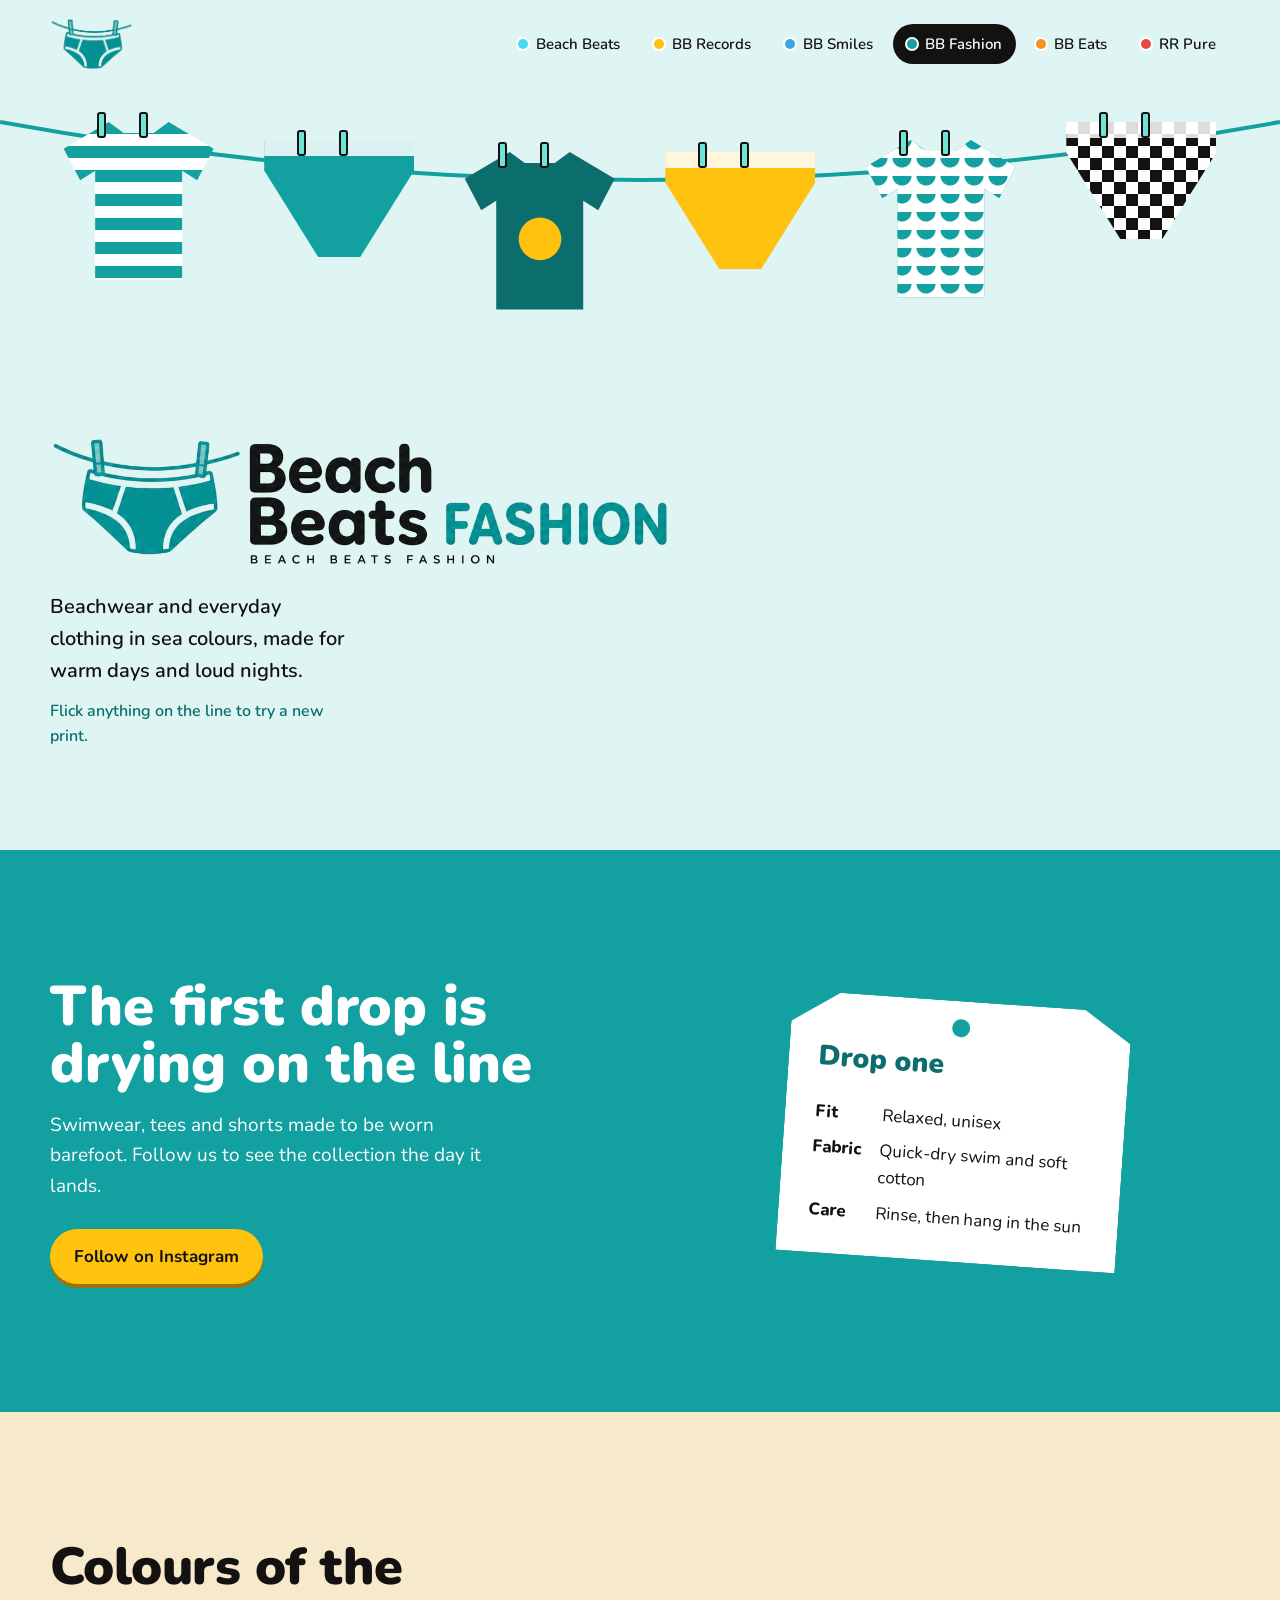
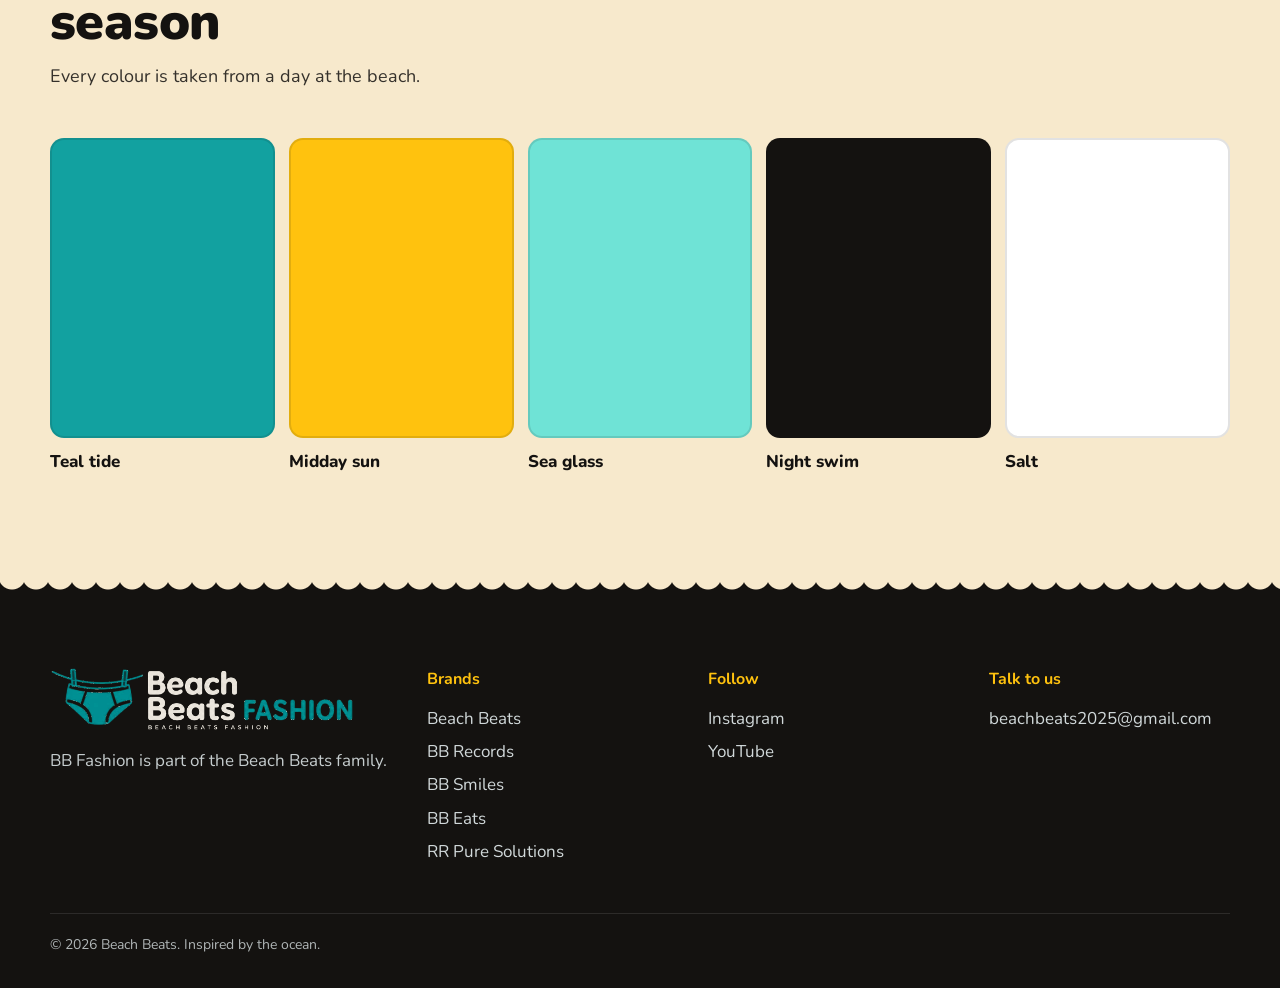
<file: bbfashion.html>
<!doctype html>
<html lang="en">
<head>
  <meta charset="utf-8">
  <meta name="viewport" content="width=device-width, initial-scale=1">
  <title>BB Fashion — Beach Beats</title>
  <meta name="description" content="BB Fashion makes beachwear and everyday clothing in sea colours, from the Beach Beats family.">
  <meta name="theme-color" content="#12A1A0">
  <link rel="icon" href="assets/logos/fashion-mark.png">
  <link rel="preconnect" href="https://fonts.googleapis.com">
  <link rel="preconnect" href="https://fonts.gstatic.com" crossorigin>
  <link href="https://fonts.googleapis.com/css2?family=Nunito:wght@400;600;700;800;900&display=swap" rel="stylesheet">
  <link rel="stylesheet" href="assets/css/base.css">
  <style>
    body {
      --teal: #12A1A0; --teal-deep: #0B6E6D;
      --bg: var(--sand); --text: var(--ink);
      --accent: var(--teal); --on-accent: #fff;
      --display: "Nunito", system-ui, sans-serif;
      --nav-current: var(--ink);
      --dot-ring: #fff;
      --focus: var(--teal-deep);
    }
    .brand-menu a[aria-current="page"] { color: #fff; }

    /* ---------- Hero: the clothesline from the logo ---------- */
    .hero { position: relative; padding-top: 100px; overflow: hidden; background: #DFF5F4; }
    .line { position: relative; height: clamp(220px, 28vw, 320px); }
    .rope { position: absolute; left: 0; top: 18px; width: 100%; height: 70px; }
    .clothes {
      position: absolute; inset: 0;
      display: flex; justify-content: space-around; align-items: flex-start;
      padding-inline: 3vw;
    }
    .item { position: relative; width: clamp(64px, 12vw, 150px); aspect-ratio: 1 / 1.05; margin-top: var(--y); transform-origin: 50% 0; --focus: var(--ink); }
    .item.brief { aspect-ratio: 1 / .78; }
    .item .cloth { position: absolute; inset: 0; background: var(--print); transition: background .25s; }
    .tee .cloth { clip-path: polygon(30% 0, 40% 7%, 60% 7%, 70% 0, 100% 17%, 89% 37%, 79% 31%, 79% 100%, 21% 100%, 21% 31%, 11% 37%, 0 17%); }
    .brief .cloth { clip-path: polygon(0 0, 100% 0, 100% 26%, 64% 100%, 36% 100%, 0 26%); }
    .brief .cloth::after { content: ""; position: absolute; inset: 0 0 auto 0; height: 14%; background: rgba(255, 255, 255, .85); }
    .item .peg { position: absolute; top: -10px; width: 9px; height: 26px; border-radius: 3px; background: #6FE3D6; border: 2px solid var(--ink); z-index: 1; }
    .item .peg:first-of-type { left: 22%; }
    .item .peg:last-of-type { right: 22%; }
    .item.swing { animation: swing .9s cubic-bezier(.3, .6, .4, 1); }
    @keyframes swing {
      0% { transform: rotate(0); } 20% { transform: rotate(16deg); } 45% { transform: rotate(-10deg); }
      70% { transform: rotate(5deg); } 100% { transform: rotate(0); }
    }
    .p-teal   { --print: #12A1A0; }
    .p-stripe { --print: repeating-linear-gradient(#12A1A0 0 12px, #fff 12px 24px); }
    .p-sun    { --print: radial-gradient(circle at 50% 55%, #FFC20E 0 18%, transparent 19%), #0B6E6D; }
    .p-wave   { --print: radial-gradient(circle at 50% 0, transparent 9px, #fff 10px) 0 0 / 24px 18px, #12A1A0; }
    .p-yellow { --print: #FFC20E; }
    .p-check  { --print: conic-gradient(#141210 25%, #fff 0 50%, #141210 0 75%, #fff 0) 0 0 / 24px 24px; }

    .hero-copy { padding-block: 16px clamp(48px, 8vw, 88px); display: flex; justify-content: space-between; align-items: flex-end; gap: 24px 48px; flex-wrap: wrap; }
    .hero h1 img { width: min(620px, 100%); height: auto; }
    .hero-side { max-width: 30ch; }
    .hero-side p { font-size: 1.25rem; font-weight: 600; margin-bottom: 12px; }
    .hint { font-size: 1rem !important; color: var(--teal-deep); }

    /* ---------- Drop ---------- */
    .drop { background: var(--teal); color: #fff; }
    .drop .wrap { display: grid; grid-template-columns: 1fr 1fr; gap: clamp(32px, 6vw, 80px); align-items: center; }
    .drop h2 { font-weight: 900; font-size: clamp(2rem, 4.5vw, 3.5rem); line-height: 1.02; }
    .drop p { font-size: 1.1875rem; margin: 18px 0 28px; max-width: 40ch; }
    .drop .btn { --accent: var(--sun); --on-accent: var(--ink); }
    .tag {
      justify-self: center; position: relative;
      background: #fff; color: var(--ink);
      width: min(100%, 340px); padding: 34px 30px 30px;
      clip-path: polygon(14% 0, 86% 0, 100% 12%, 100% 100%, 0 100%, 0 12%);
      transform: rotate(4deg);
    }
    .tag::before { content: ""; position: absolute; top: 18px; left: 50%; width: 18px; height: 18px; translate: -50% 0; border-radius: 50%; background: var(--teal); }
    .tag dl { display: grid; grid-template-columns: auto 1fr; gap: 8px 18px; margin-top: 26px; }
    .tag dt { font-weight: 800; }
    .tag .big { font-weight: 900; font-size: 1.75rem; line-height: 1; margin-top: 16px; color: var(--teal-deep); }
    @media (max-width: 760px) { .drop .wrap { grid-template-columns: 1fr; } }

    /* ---------- Colours ---------- */
    .colours .section-head h2 { font-weight: 900; }
    .swatches { list-style: none; display: grid; grid-template-columns: repeat(5, 1fr); gap: 14px; }
    .swatches li { display: grid; gap: 10px; }
    .swatches span { aspect-ratio: 3 / 4; border-radius: 14px; background: var(--c); border: 2px solid rgba(20, 18, 16, .12); }
    .swatches strong { font-weight: 800; }
    @media (max-width: 640px) { .swatches { grid-template-columns: repeat(3, 1fr); } }

    .footer { --deep: var(--ink); --sun: #FFC20E; }
  </style>
</head>
<body>
  <a class="skip" href="#main">Skip to content</a>

  <header class="topbar">
    <div class="wrap">
      <a class="home-link" href="bbfashion.html"><img class="icon" src="assets/logos/fashion-mark.png" alt="BB Fashion"></a>
      <button class="menu-toggle" aria-expanded="false" aria-controls="brand-menu">Our brands</button>
      <nav id="brand-menu" class="brand-menu" aria-label="Beach Beats brands">
        <ul>
          <li><a href="index.html" style="--dot: var(--home)">Beach Beats</a></li>
          <li><a href="bbrecords.html" style="--dot: var(--records)">BB Records</a></li>
          <li><a href="bbsmiles.html" style="--dot: var(--smiles)">BB Smiles</a></li>
          <li><a href="bbfashion.html" aria-current="page" style="--dot: var(--fashion)">BB Fashion</a></li>
          <li><a href="eacheats.html" style="--dot: var(--eats)">BB Eats</a></li>
          <li><a href="rrpure.html" style="--dot: var(--rr)">RR Pure</a></li>
        </ul>
      </nav>
    </div>
  </header>

  <main id="main">
    <section class="hero">
      <div class="line">
        <svg class="rope" viewBox="0 0 1000 70" preserveAspectRatio="none" aria-hidden="true">
          <path d="M0 4 Q500 120 1000 4" fill="none" stroke="#12A1A0" stroke-width="4" vector-effect="non-scaling-stroke"/>
        </svg>
        <div class="clothes">
          <button class="item tee p-stripe"   style="--y: 22px" aria-label="Change the print on this tee"><span class="peg"></span><span class="peg"></span><span class="cloth"></span></button>
          <button class="item brief p-teal"   style="--y: 40px" aria-label="Change the print on these swim briefs"><span class="peg"></span><span class="peg"></span><span class="cloth"></span></button>
          <button class="item tee p-sun"      style="--y: 52px" aria-label="Change the print on this tee"><span class="peg"></span><span class="peg"></span><span class="cloth"></span></button>
          <button class="item brief p-yellow" style="--y: 52px" aria-label="Change the print on these swim briefs"><span class="peg"></span><span class="peg"></span><span class="cloth"></span></button>
          <button class="item tee p-wave"     style="--y: 40px" aria-label="Change the print on this tee"><span class="peg"></span><span class="peg"></span><span class="cloth"></span></button>
          <button class="item brief p-check"  style="--y: 22px" aria-label="Change the print on these swim briefs"><span class="peg"></span><span class="peg"></span><span class="cloth"></span></button>
        </div>
      </div>
      <div class="wrap hero-copy">
        <h1><img src="assets/logos/fashion.png" alt="Beach Beats Fashion" width="1129" height="238"></h1>
        <div class="hero-side">
          <p>Beachwear and everyday clothing in sea colours, made for warm days and loud nights.</p>
          <p class="hint">Flick anything on the line to try a new print.</p>
        </div>
      </div>
    </section>

    <section class="section drop" aria-labelledby="drop-title">
      <div class="wrap">
        <div>
          <h2 id="drop-title">The first drop is drying on the line</h2>
          <p>Swimwear, tees and shorts made to be worn barefoot. Follow us to see the collection the day it lands.</p>
          <a class="btn" href="https://www.instagram.com/_beach_beats/">Follow on Instagram</a>
        </div>
        <div class="tag" aria-label="Collection details">
          <p class="big">Drop one</p>
          <dl>
            <dt>Fit</dt><dd>Relaxed, unisex</dd>
            <dt>Fabric</dt><dd>Quick-dry swim and soft cotton</dd>
            <dt>Care</dt><dd>Rinse, then hang in the sun</dd>
          </dl>
        </div>
      </div>
    </section>

    <section class="section colours" aria-labelledby="col-title">
      <div class="wrap">
        <div class="section-head">
          <h2 id="col-title">Colours of the season</h2>
          <p>Every colour is taken from a day at the beach.</p>
        </div>
        <ul class="swatches">
          <li><span style="--c:#12A1A0"></span><strong>Teal tide</strong></li>
          <li><span style="--c:#FFC20E"></span><strong>Midday sun</strong></li>
          <li><span style="--c:#6FE3D6"></span><strong>Sea glass</strong></li>
          <li><span style="--c:#141210"></span><strong>Night swim</strong></li>
          <li><span style="--c:#FFFFFF"></span><strong>Salt</strong></li>
        </ul>
      </div>
    </section>
  </main>

  <footer class="footer">
    <div class="wrap">
      <div class="footer-grid">
        <div class="footer-brand">
          <img src="assets/logos/fashion-light.png" alt="Beach Beats Fashion">
          <p>BB Fashion is part of the Beach Beats family.</p>
        </div>
        <div><h2>Brands</h2><ul>
          <li><a href="index.html">Beach Beats</a></li><li><a href="bbrecords.html">BB Records</a></li>
          <li><a href="bbsmiles.html">BB Smiles</a></li><li><a href="eacheats.html">BB Eats</a></li>
          <li><a href="rrpure.html">RR Pure Solutions</a></li></ul></div>
        <div><h2>Follow</h2><ul>
          <li><a href="https://www.instagram.com/_beach_beats/">Instagram</a></li>
          <li><a href="https://www.youtube.com/@BEACHBEATSENTERTAINMENTS">YouTube</a></li></ul></div>
        <div><h2>Talk to us</h2><ul>
          <li><a href="mailto:beachbeats2025@gmail.com">beachbeats2025@gmail.com</a></li></ul></div>
      </div>
      <p class="footer-bottom">© <span data-year>2026</span> Beach Beats. Inspired by the ocean.</p>
    </div>
  </footer>

  <script src="assets/js/site.js"></script>
  <script>
    (() => {
      const { sfx } = window.BB;
      const prints = ["p-teal", "p-stripe", "p-sun", "p-wave", "p-yellow", "p-check"];
      const notes = [392, 440, 523.25, 587.33, 659.25, 783.99];
      document.querySelectorAll(".item").forEach((item, i) => {
        item.addEventListener("click", () => {
          const cur = prints.findIndex((p) => item.classList.contains(p));
          item.classList.replace(prints[cur], prints[(cur + 1) % prints.length]);
          item.classList.remove("swing"); void item.offsetWidth; item.classList.add("swing");
          sfx.hiss({ dur: .25, gain: .12, filter: "bandpass", freq: 1800, q: .6, attack: .05 }); // flap
          sfx.pluck(notes[i]);
        });
      });
    })();
  </script>
</body>
</html>
</file>
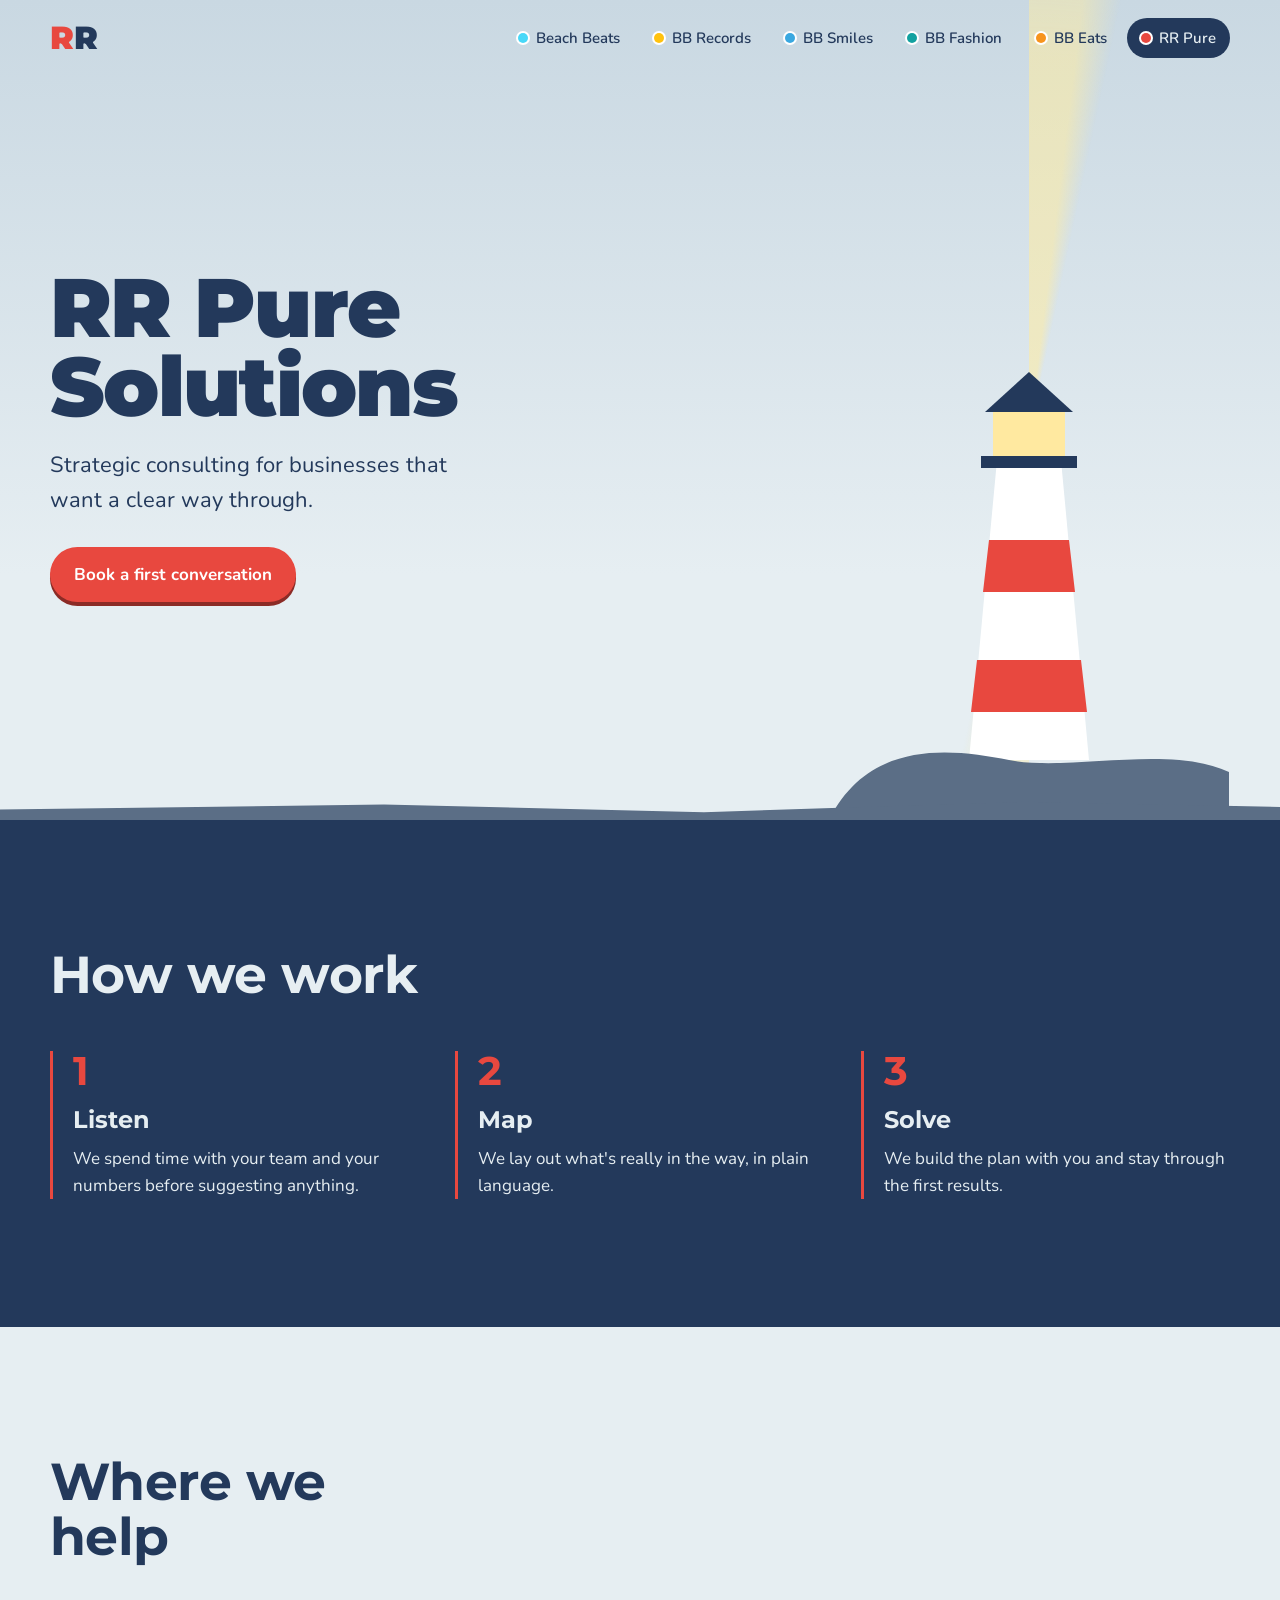
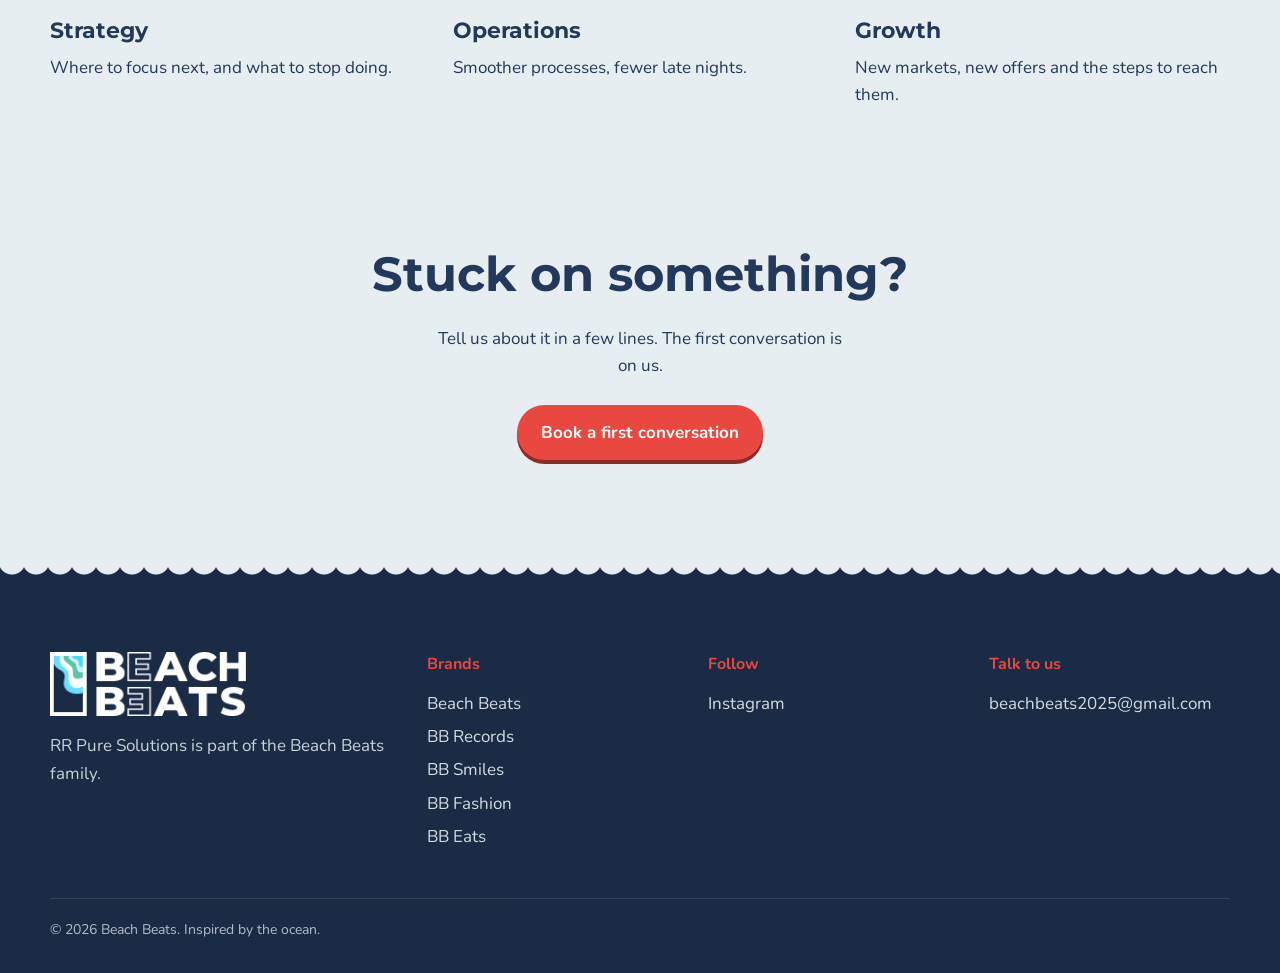
<file: rrpure.html>
<!doctype html>
<html lang="en">
<head>
  <meta charset="utf-8">
  <meta name="viewport" content="width=device-width, initial-scale=1">
  <title>RR Pure Solutions — Beach Beats</title>
  <meta name="description" content="RR Pure Solutions offers strategic consulting and clear-headed problem solving, part of the Beach Beats family.">
  <meta name="theme-color" content="#E6EEF2">
  <link rel="icon" href="assets/logos/beachbeats-mark.png">
  <link rel="preconnect" href="https://fonts.googleapis.com">
  <link rel="preconnect" href="https://fonts.gstatic.com" crossorigin>
  <link href="https://fonts.googleapis.com/css2?family=Montserrat:wght@600;700;800;900&family=Nunito:wght@400;600;700;800&display=swap" rel="stylesheet">
  <link rel="stylesheet" href="assets/css/base.css">
  <style>
    body {
      --bg: #E6EEF2; --text: #23395B;
      --accent: #E8483F;
      --nav-current: #23395B;
      --focus: #E8483F;
    }
    .brand-menu a[aria-current="page"] { color: #E6EEF2; }
    .wordmark { font-family: var(--display); font-weight: 900; font-size: 2rem; line-height: 1; letter-spacing: -0.01em; color: #23395B; }
    .wordmark::first-letter { color: #E8483F; }

    .hero { position: relative; overflow: hidden; min-height: min(100svh, 820px); display: flex; align-items: center; background: linear-gradient(#C9D8E2, #E6EEF2 70%); }
    .hero .wrap { position: relative; z-index: 2; padding-block: 130px 80px; }
    .hero img.badge { height: 48px; width: auto; margin-bottom: 18px; }
    .hero h1 {
      font-family: var(--display); font-weight: 900;
      font-size: clamp(2.5rem, 6.5vw, 5.25rem); line-height: .95; letter-spacing: -0.02em;
      max-width: 10ch;
    }
    .hero p { font-size: clamp(1.125rem, 2vw, 1.375rem); max-width: 32ch; margin: 22px 0 28px; }

    .lighthouse { position: absolute; right: clamp(-60px, 4vw, 120px); bottom: 0; width: clamp(220px, 32vw, 400px); z-index: 1; }
    .beam {
      position: absolute; z-index: 0;
      right: calc(clamp(-60px, 4vw, 120px) + clamp(220px, 32vw, 400px) * .5);
      bottom: calc(clamp(220px, 32vw, 400px) * 1.2 * .80);
      width: 140vw; height: 140vw; translate: 50% 50%;
      background: conic-gradient(from 0deg, rgba(255, 236, 160, .55) 0 7deg, transparent 12deg 180deg, rgba(255, 236, 160, .35) 180deg 187deg, transparent 192deg);
      border-radius: 50%;
      mask-image: radial-gradient(circle, #000 0 30%, transparent 60%);
      -webkit-mask-image: radial-gradient(circle, #000 0 30%, transparent 60%);
      animation: sweep 9s linear infinite;
    }
    @keyframes sweep { to { rotate: 360deg; } }

    .hero::after {
      content: ""; position: absolute; left: 0; right: 0; bottom: 0; height: 26px; z-index: 1;
      background: #5B6E86; clip-path: polygon(0 60%, 30% 40%, 55% 70%, 80% 30%, 100% 50%, 100% 100%, 0 100%);
    }
    .how { background: #23395B; color: #E6EEF2; }
    .how ol { list-style: none; counter-reset: s; display: grid; grid-template-columns: repeat(3, 1fr); gap: 36px; }
    .how li { counter-increment: s; border-left: 3px solid #E8483F; padding-left: 20px; }
    .how li::before { content: counter(s); font-family: var(--display); font-weight: 700; font-size: 2.5rem; line-height: 1; color: #E8483F; display: block; margin-bottom: 10px; }
    .how h3 { font-family: var(--display); font-size: 1.5rem; margin-bottom: 6px; }

    .areas ul { list-style: none; display: grid; grid-template-columns: repeat(3, 1fr); gap: 28px; }
    .areas h3 { font-family: var(--display); font-size: 1.375rem; margin-bottom: 6px; }
    .cta-band { text-align: center; padding-top: 0; }
    .cta-band h2 { font-family: var(--display); font-size: clamp(2rem, 4.5vw, 3rem); margin-bottom: 12px; }
    .cta-band p { margin: 0 auto 26px; max-width: 42ch; }
    @media (max-width: 760px) {
      .how ol, .areas ul { grid-template-columns: 1fr; }
      .lighthouse { opacity: .35; }
    }
    .footer { --deep: #1A2B45; --sun: #E8483F; }
  </style>
</head>
<body>
  <a class="skip" href="#main">Skip to content</a>

  <header class="topbar">
    <div class="wrap">
      <a class="home-link" href="rrpure.html"><span class="wordmark" aria-label="RR Pure Solutions">RR</span></a>
      <button class="menu-toggle" aria-expanded="false" aria-controls="brand-menu">Our brands</button>
      <nav id="brand-menu" class="brand-menu" aria-label="Beach Beats brands">
        <ul>
          <li><a href="index.html" style="--dot: var(--home)">Beach Beats</a></li>
          <li><a href="bbrecords.html" style="--dot: var(--records)">BB Records</a></li>
          <li><a href="bbsmiles.html" style="--dot: var(--smiles)">BB Smiles</a></li>
          <li><a href="bbfashion.html" style="--dot: var(--fashion)">BB Fashion</a></li>
          <li><a href="eacheats.html" style="--dot: var(--eats)">BB Eats</a></li>
          <li><a href="rrpure.html" aria-current="page" style="--dot: var(--rr)">RR Pure</a></li>
        </ul>
      </nav>
    </div>
  </header>

  <main id="main">
    <section class="hero">
      <div class="beam" aria-hidden="true"></div>
      <svg class="lighthouse" viewBox="0 0 200 240" aria-hidden="true">
        <path d="M84 60h32l14 150H70z" fill="#fff"/>
        <path d="M80 100h40l3 26H77zM74 160h52l3 26H71z" fill="#E8483F"/>
        <rect x="82" y="36" width="36" height="24" fill="#FFE9A0"/>
        <path d="M78 36h44l-22-20z" fill="#23395B"/>
        <rect x="76" y="58" width="48" height="6" fill="#23395B"/>
        <path d="M0 240c20-40 60-36 90-30s80-8 110 6v24z" fill="#5B6E86"/>
      </svg>
      <div class="wrap">
        <h1>RR Pure Solutions</h1>
        <p>Strategic consulting for businesses that want a clear way through.</p>
        <a class="btn" href="mailto:beachbeats2025@gmail.com?subject=RR%20Pure%20Solutions">Book a first conversation</a>
      </div>
    </section>

    <section class="section how" aria-labelledby="how-title">
      <div class="wrap">
        <div class="section-head"><h2 id="how-title">How we work</h2></div>
        <ol>
          <li><h3>Listen</h3><p>We spend time with your team and your numbers before suggesting anything.</p></li>
          <li><h3>Map</h3><p>We lay out what's really in the way, in plain language.</p></li>
          <li><h3>Solve</h3><p>We build the plan with you and stay through the first results.</p></li>
        </ol>
      </div>
    </section>

    <section class="section areas" aria-labelledby="areas-title">
      <div class="wrap">
        <div class="section-head"><h2 id="areas-title">Where we help</h2></div>
        <ul>
          <li><h3>Strategy</h3><p>Where to focus next, and what to stop doing.</p></li>
          <li><h3>Operations</h3><p>Smoother processes, fewer late nights.</p></li>
          <li><h3>Growth</h3><p>New markets, new offers and the steps to reach them.</p></li>
        </ul>
      </div>
    </section>

    <section class="section cta-band">
      <div class="wrap">
        <h2>Stuck on something?</h2>
        <p>Tell us about it in a few lines. The first conversation is on us.</p>
        <a class="btn" href="mailto:beachbeats2025@gmail.com?subject=RR%20Pure%20Solutions">Book a first conversation</a>
      </div>
    </section>
  </main>

  <footer class="footer">
    <div class="wrap">
      <div class="footer-grid">
        <div class="footer-brand">
          <img src="assets/logos/beachbeats-white.png" alt="Beach Beats">
          <p>RR Pure Solutions is part of the Beach Beats family.</p>
        </div>
        <div><h2>Brands</h2><ul>
          <li><a href="index.html">Beach Beats</a></li><li><a href="bbrecords.html">BB Records</a></li>
          <li><a href="bbsmiles.html">BB Smiles</a></li><li><a href="bbfashion.html">BB Fashion</a></li>
          <li><a href="eacheats.html">BB Eats</a></li></ul></div>
        <div><h2>Follow</h2><ul>
          <li><a href="https://www.instagram.com/_beach_beats/">Instagram</a></li></ul></div>
        <div><h2>Talk to us</h2><ul>
          <li><a href="mailto:beachbeats2025@gmail.com">beachbeats2025@gmail.com</a></li></ul></div>
      </div>
      <p class="footer-bottom">© <span data-year>2026</span> Beach Beats. Inspired by the ocean.</p>
    </div>
  </footer>

  <script src="assets/js/site.js"></script>
</body>
</html>
</file>
<file: assets/css/base.css>
/* Beach Beats — shared foundation
   Each page sets its own tokens on body (--bg, --ink, --accent, --accent-2, --display). */

*, *::before, *::after { box-sizing: border-box; margin: 0; padding: 0; }

:root {
  --navy: #062C43;
  --deep: #062C43;
  --cyan: #48D8F8;
  --shallows: #6BDFFF;
  --lagoon: #5CC6B0;
  --ice: #C8F0F8;
  --sun: #FFC20E;
  --ink: #141210;
  --sand: #F7E9CC;
  --foam: #F2FBFD;

  --home: #48D8F8;
  --records: #FFC20E;
  --smiles: #3AA8E0;
  --fashion: #12A1A0;
  --eats: #F7941D;
  --rr: #E8483F;

  --body: "Nunito", system-ui, sans-serif;
  --display: "Montserrat", var(--body);

  --gutter: clamp(16px, 4vw, 48px);
  --max: 1180px;
  --radius: 22px;
}

html { scroll-behavior: smooth; -webkit-text-size-adjust: 100%; }

body {
  font-family: var(--body);
  font-size: 1.0625rem;
  line-height: 1.6;
  background: var(--bg, var(--foam));
  color: var(--text, var(--deep));
  overflow-x: hidden;
}

img, svg, canvas, video { display: block; max-width: 100%; }
a { color: inherit; }
button { font: inherit; color: inherit; cursor: pointer; border: 0; background: none; }

:focus-visible {
  outline: 3px solid var(--focus, var(--sun));
  outline-offset: 3px;
  border-radius: 6px;
}

.wrap { width: min(100% - var(--gutter) * 2, var(--max)); margin-inline: auto; }

.skip {
  position: absolute; left: 12px; top: -60px; z-index: 100;
  background: var(--deep); color: #fff; padding: 10px 16px; border-radius: 10px;
}
.skip:focus { top: 12px; }

.visually-hidden {
  position: absolute; width: 1px; height: 1px; overflow: hidden;
  clip: rect(0 0 0 0); white-space: nowrap;
}

/* ---------- Top bar ---------- */
.topbar {
  position: absolute; inset: 0 0 auto 0; z-index: 20;
  padding-block: 18px;
}
.topbar .wrap { display: flex; align-items: center; justify-content: space-between; gap: 20px; }

.home-link { display: flex; align-items: center; gap: 12px; text-decoration: none; }
.home-link img { height: 44px; width: auto; }
/* sub-brand pages: icon only in the bar, the full logo lives in the hero (same rule as the home page) */
.home-link img.icon { height: 52px; }
.home-link .back {
  font-size: .875rem; font-weight: 600;
  padding: 6px 12px; border-radius: 99px;
  background: color-mix(in srgb, currentColor 12%, transparent);
}

.brand-menu ul { list-style: none; display: flex; gap: 6px; flex-wrap: wrap; }
.brand-menu a {
  display: inline-flex; align-items: center; gap: 8px;
  padding: 8px 14px; border-radius: 99px;
  font-weight: 600; font-size: .9375rem; text-decoration: none;
  transition: background .2s;
}
.brand-menu a::before {
  content: ""; width: 10px; height: 10px; border-radius: 50%;
  background: var(--dot); box-shadow: 0 0 0 2px var(--dot-ring, #fff);
}
.brand-menu a:hover { background: color-mix(in srgb, currentColor 12%, transparent); }
.brand-menu a[aria-current="page"] { background: var(--nav-current, #fff); color: var(--deep); }

.menu-toggle {
  display: none;
  padding: 10px 16px; border-radius: 99px;
  font-weight: 700; background: #fff; color: var(--deep);
  box-shadow: 0 2px 0 rgba(0, 0, 0, .15);
}

@media (max-width: 1100px) {
  .menu-toggle { display: inline-flex; }
  .brand-menu {
    position: absolute; top: 74px; right: var(--gutter); left: var(--gutter);
    background: #fff; color: var(--deep);
    border-radius: var(--radius); padding: 12px;
    box-shadow: 0 18px 40px rgba(6, 50, 74, .25);
    display: none;
  }
  .brand-menu.is-open { display: block; }
  .brand-menu ul { flex-direction: column; }
  .brand-menu a { width: 100%; padding: 12px 14px; }
  .brand-menu a::before { box-shadow: none; }
  .brand-menu a[aria-current="page"] { background: var(--foam); }
}

/* ---------- Buttons ---------- */
.btn {
  display: inline-flex; align-items: center; gap: 10px;
  padding: 14px 24px; border-radius: 99px;
  font-weight: 700; text-decoration: none;
  background: var(--accent); color: var(--on-accent, #fff);
  box-shadow: 0 4px 0 color-mix(in srgb, var(--accent) 60%, #000);
  transition: transform .12s, box-shadow .12s;
}
.btn:hover { transform: translateY(-2px); box-shadow: 0 6px 0 color-mix(in srgb, var(--accent) 60%, #000); }
.btn:active { transform: translateY(3px); box-shadow: 0 1px 0 color-mix(in srgb, var(--accent) 60%, #000); }
.btn.ghost { background: transparent; color: inherit; box-shadow: inset 0 0 0 2px currentColor; }

/* ---------- Section rhythm ---------- */
.section { padding-block: clamp(64px, 10vw, 128px); }
.section-head { max-width: 38ch; margin-bottom: clamp(28px, 4vw, 48px); }
.section-head h2 {
  font-family: var(--display);
  font-size: clamp(2rem, 4.5vw, 3.25rem);
  line-height: 1.05; letter-spacing: -0.01em;
}
.section-head p { margin-top: 12px; font-size: 1.125rem; opacity: .85; }

.prose { max-width: 62ch; }
.prose p + p { margin-top: 1em; }

/* ---------- Release tiles (home + records) ---------- */
.releases { display: grid; grid-template-columns: repeat(auto-fill, minmax(260px, 1fr)); gap: 22px; }
.release { text-decoration: none; display: block; }
.release .thumb {
  position: relative; aspect-ratio: 16 / 9; border-radius: 16px; overflow: hidden;
  background: color-mix(in srgb, currentColor 15%, transparent);
}
.release img { width: 100%; height: 100%; object-fit: cover; transition: transform .4s; }
.release:hover img { transform: scale(1.05); }
.release .play {
  position: absolute; right: 12px; bottom: 12px;
  width: 46px; height: 46px; border-radius: 50%;
  background: var(--sun); display: grid; place-items: center;
}
.release .play svg { width: 16px; margin-left: 3px; fill: var(--deep); }
.release h3 {
  font-size: 1rem; font-weight: 600; margin-top: 10px; line-height: 1.35;
  display: -webkit-box; -webkit-line-clamp: 2; -webkit-box-orient: vertical; overflow: hidden;
}

/* ---------- Footer ---------- */
.footer {
  background: var(--deep); color: var(--foam);
  padding-block: 64px 32px; position: relative;
}
.footer::before {
  /* little tide line on top of the footer */
  content: ""; position: absolute; left: 0; right: 0; top: -23px; height: 24px;
  background: radial-gradient(circle at 12px -4px, transparent 13px, var(--deep) 14px) 0 0 / 24px 24px repeat-x;
}
.footer-grid { display: grid; grid-template-columns: 1.4fr repeat(3, 1fr); gap: 40px; }
.footer-grid h2 { font-size: 1rem; font-weight: 700; margin-bottom: 12px; color: var(--sun); }
.footer-grid ul { list-style: none; display: grid; gap: 6px; }
.footer-grid a { text-decoration: none; opacity: .85; }
.footer-grid a:hover { opacity: 1; text-decoration: underline; }
.footer-brand img { height: 64px; width: auto; max-width: 100%; object-fit: contain; object-position: left; margin-bottom: 16px; }
.footer-brand p { max-width: 34ch; opacity: .8; }
.footer-bottom { margin-top: 48px; padding-top: 20px; border-top: 1px solid rgba(255,255,255,.15); font-size: .875rem; opacity: .7; }

@media (max-width: 760px) {
  .footer-grid { grid-template-columns: 1fr 1fr; }
  .footer-brand { grid-column: 1 / -1; }
}

/* ---------- Reduced motion ---------- */
@media (prefers-reduced-motion: reduce) {
  *, *::before, *::after {
    animation-duration: .001ms !important;
    animation-iteration-count: 1 !important;
    transition-duration: .001ms !important;
  }
  html { scroll-behavior: auto; }
}
</file>
